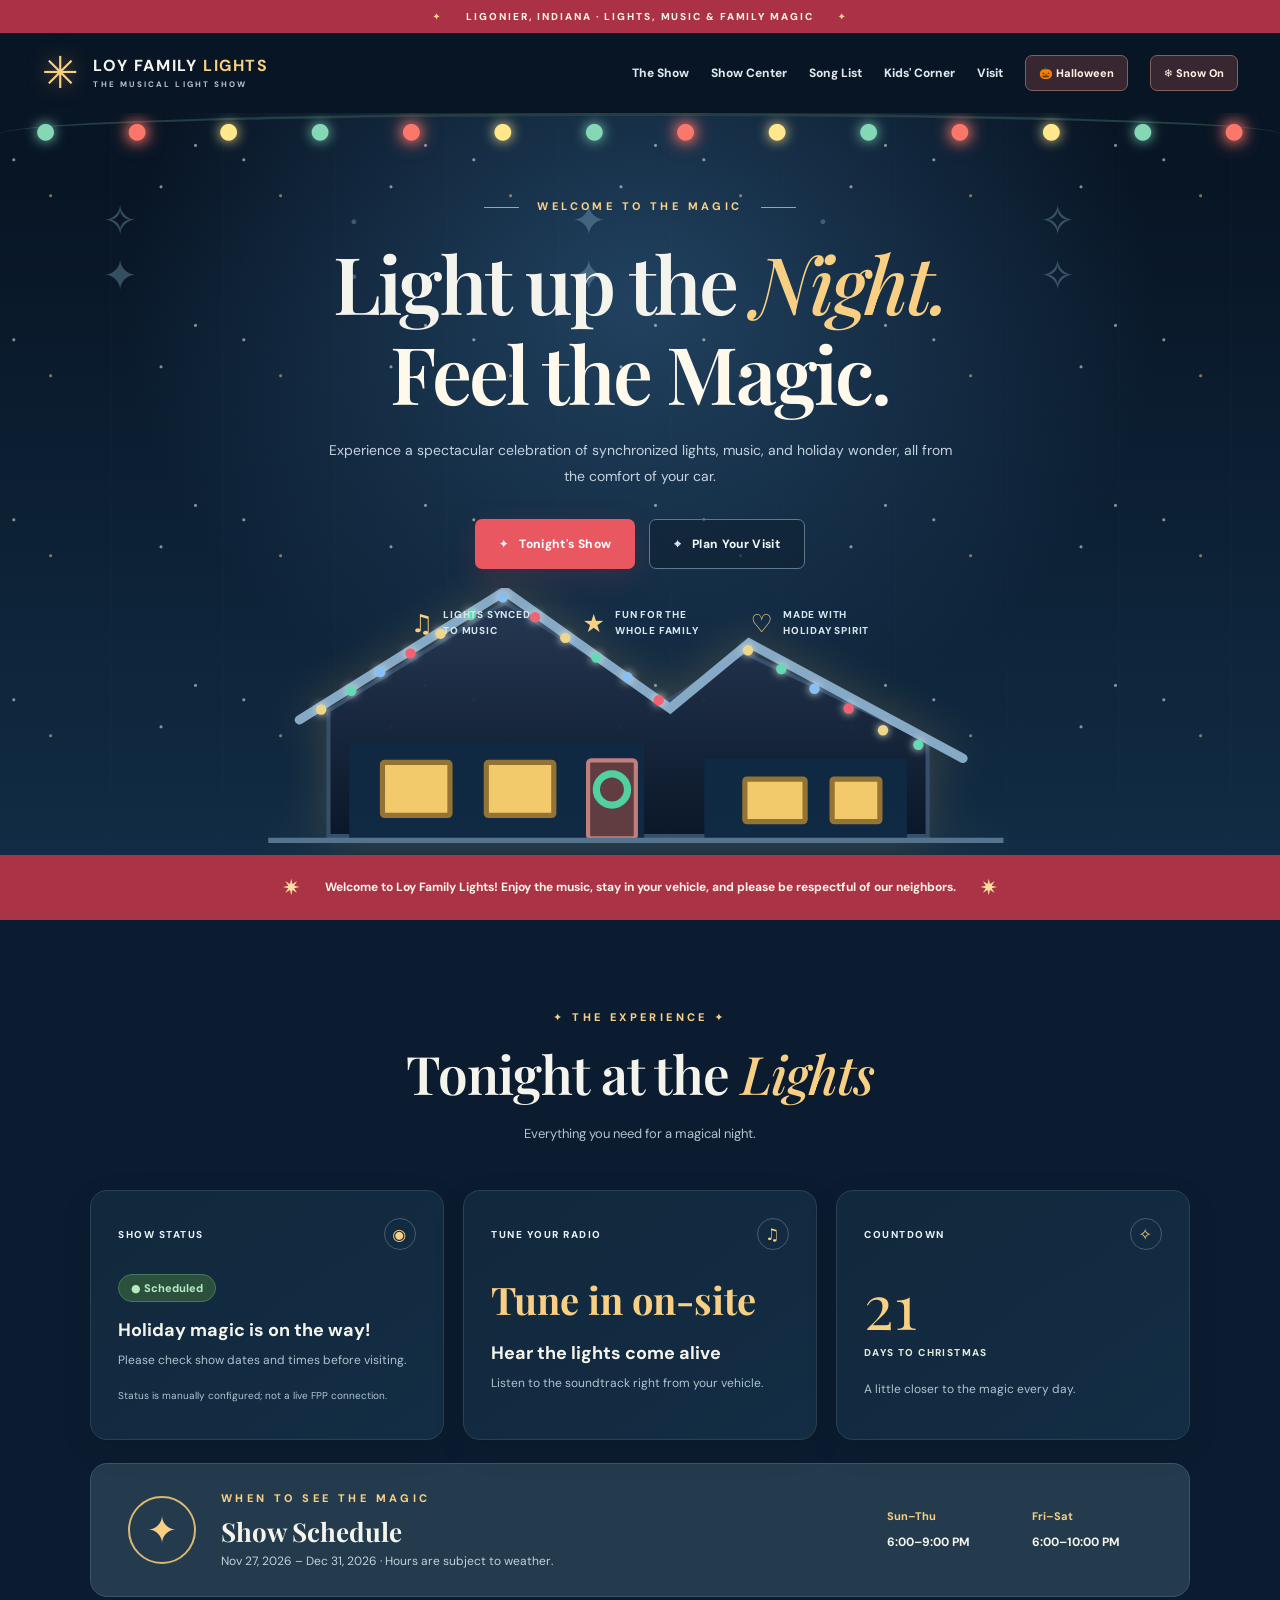
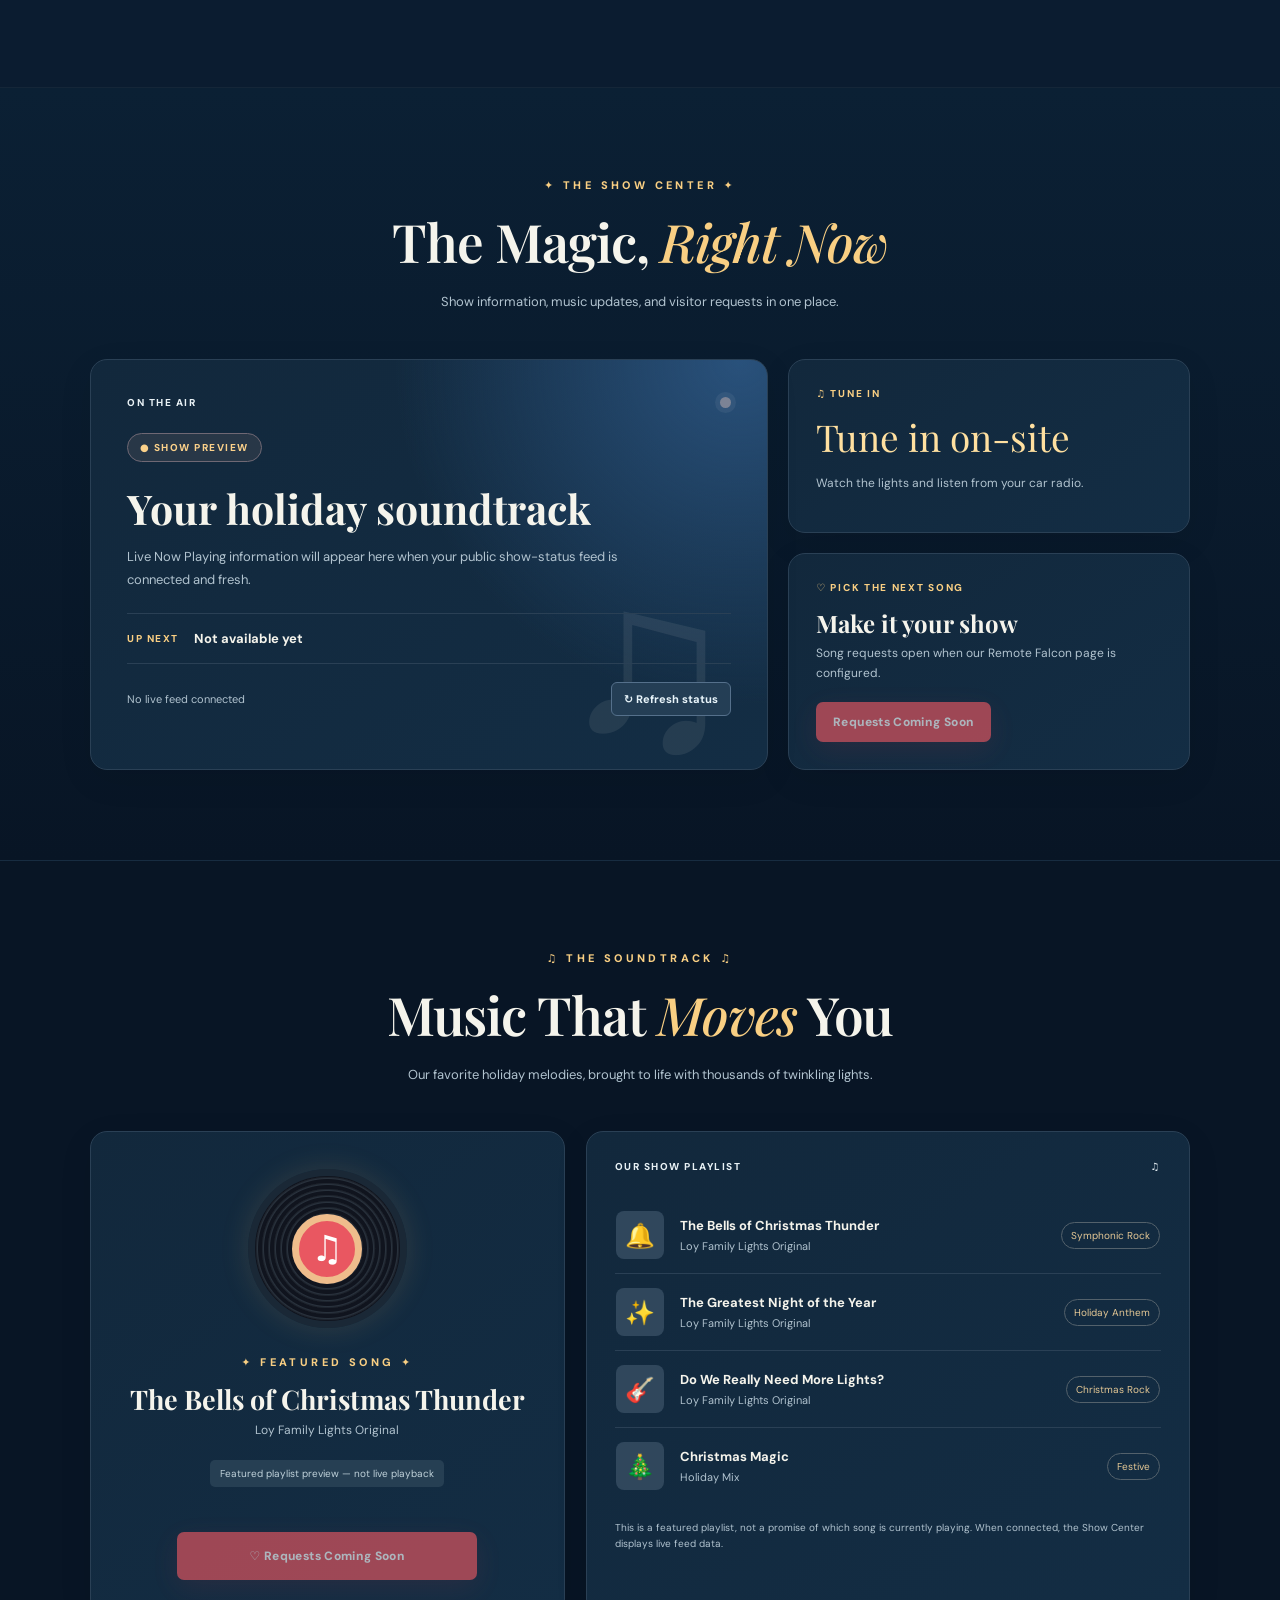
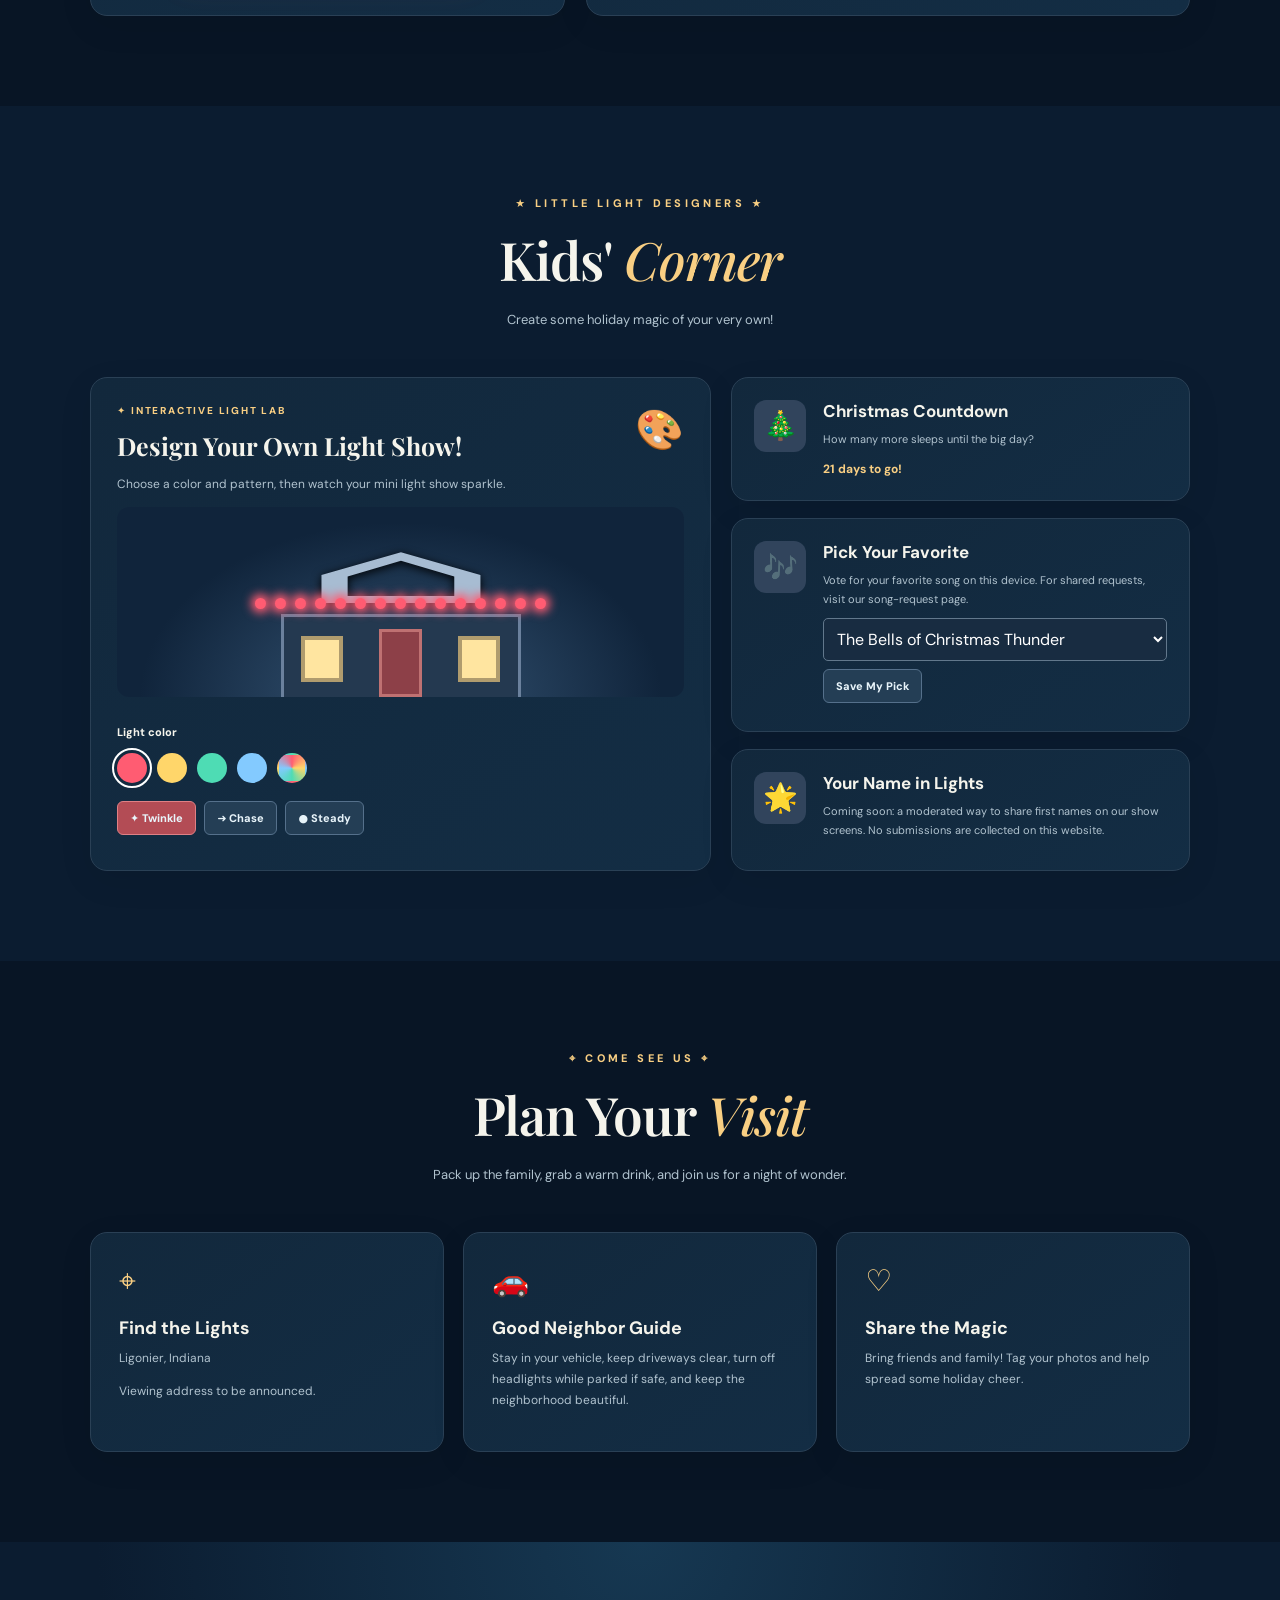
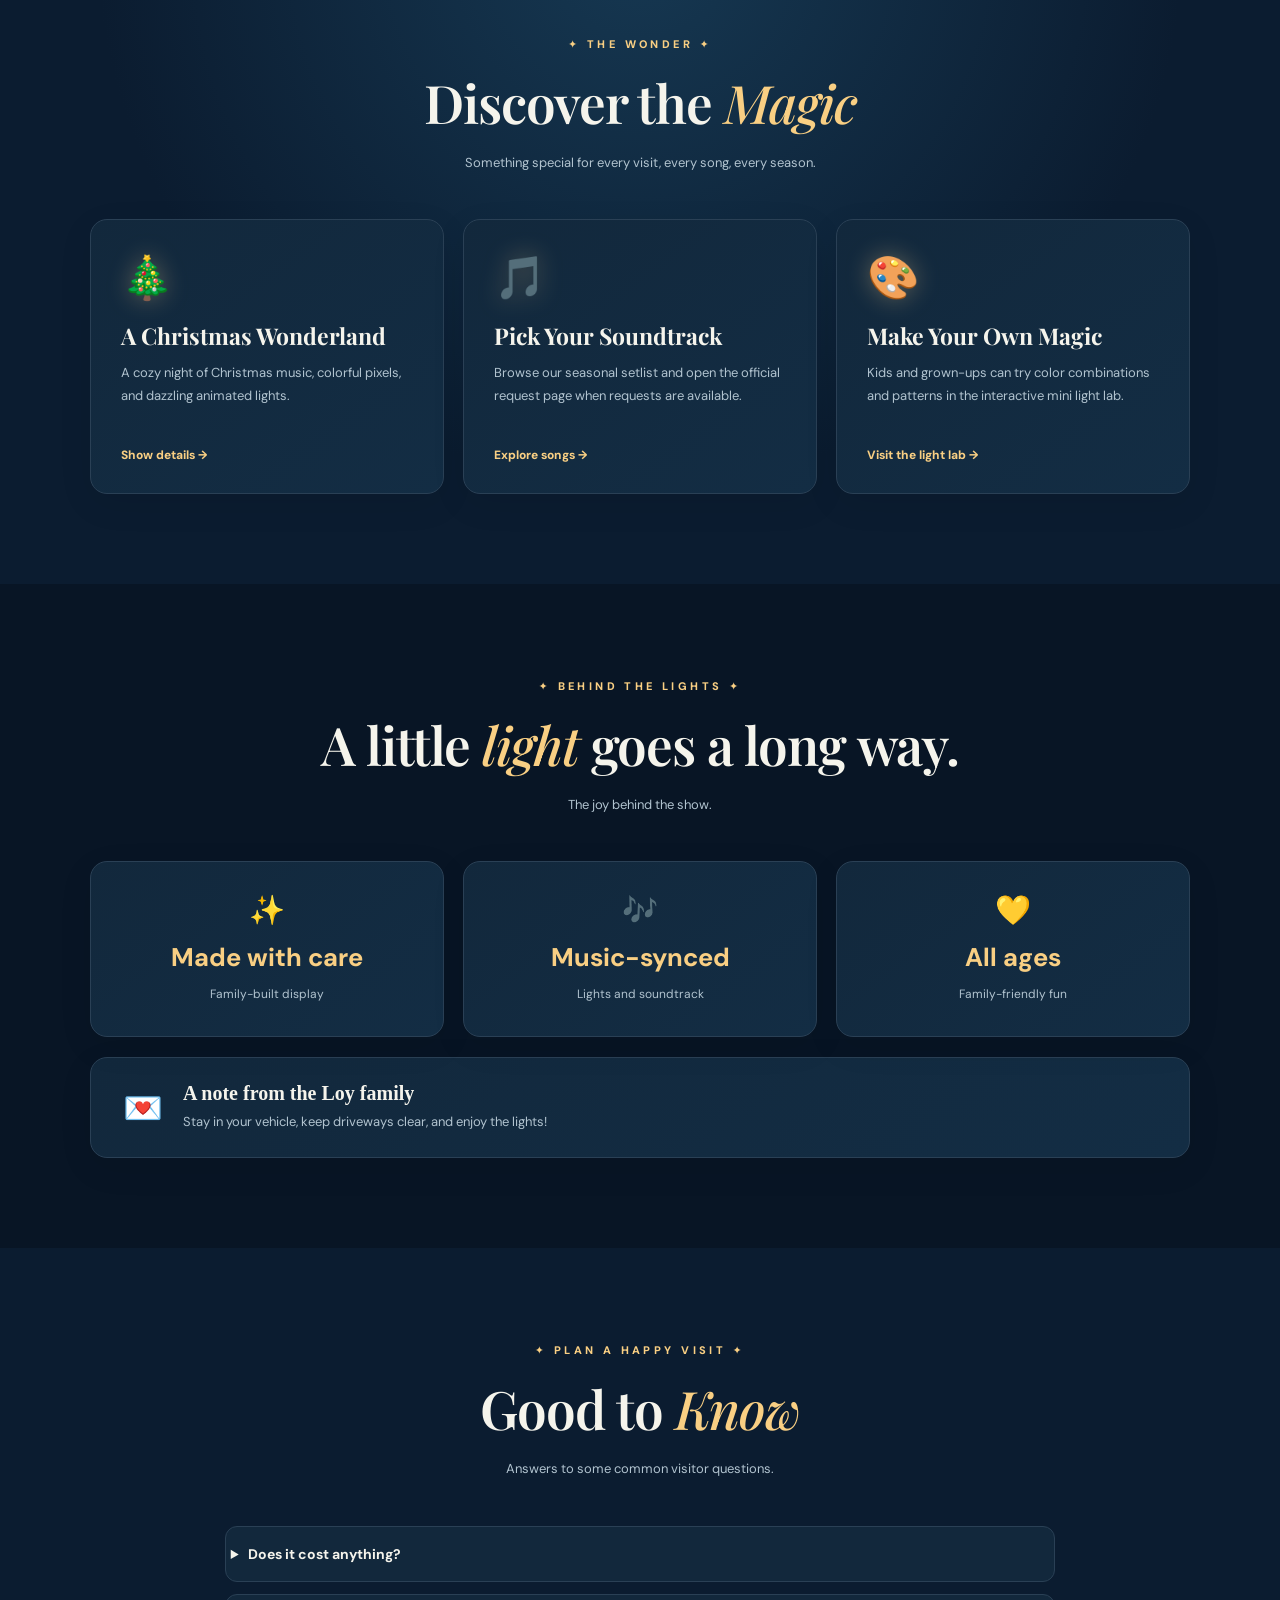
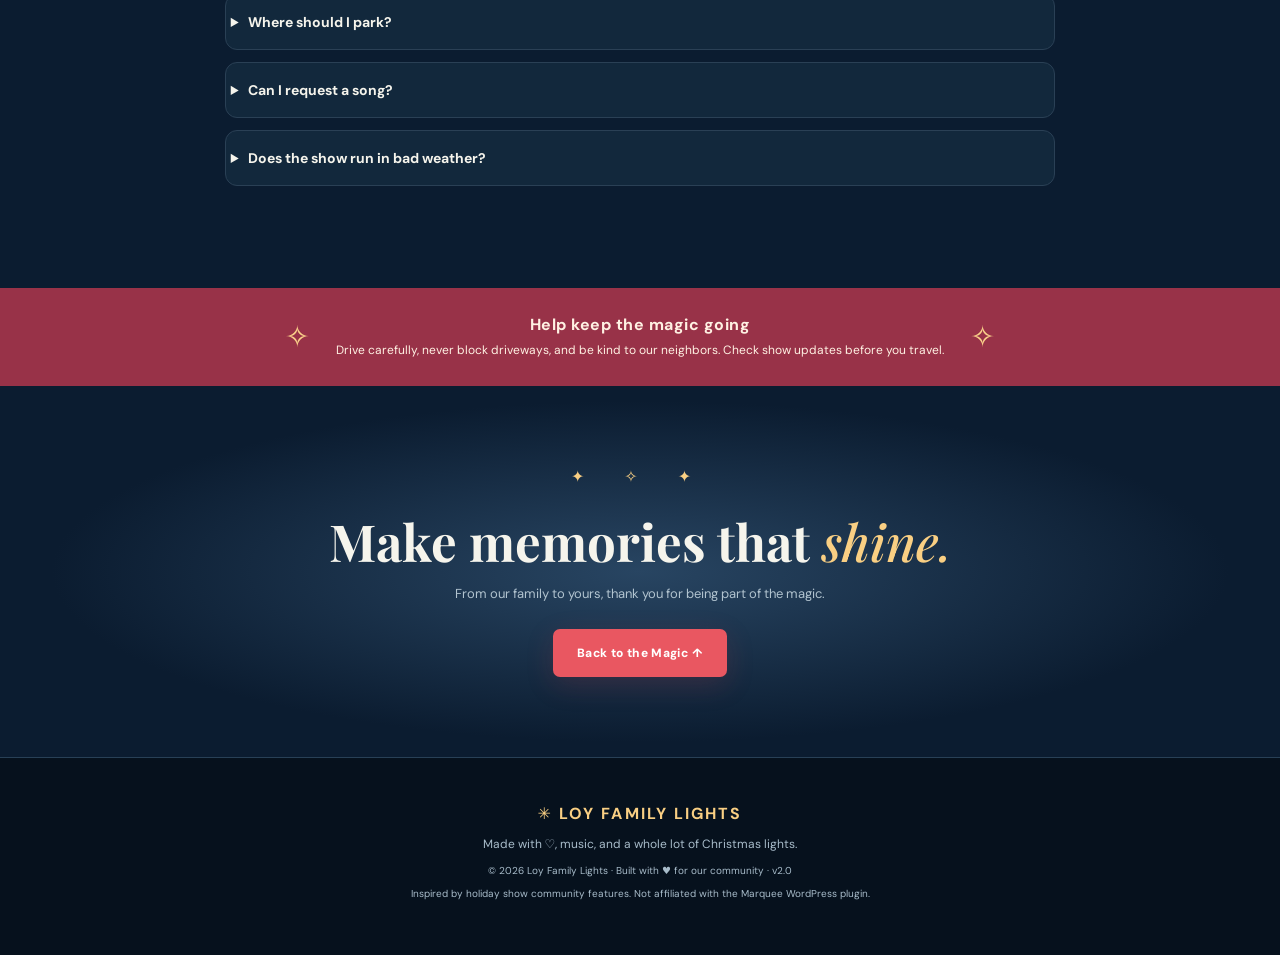
<file: index.html>
<!doctype html>
<html lang="en">
<head>
  <meta charset="UTF-8" />
  <meta name="viewport" content="width=device-width, initial-scale=1" />
  <meta property="og:image" content="assets/share-card.svg" />
  <meta name="theme-color" content="#081525" />
  <meta name="color-scheme" content="dark" />
  <meta property="og:url" content="https://loyfamilylights.github.io/loyfamilylights/" />
  <meta name="description" content="Loy Family Lights in Ligonier, Indiana — Christmas and Halloween light show, visitor information, playlist and interactive lights." />
  <meta property="og:title" content="Loy Family Lights" />
  <meta property="og:description" content="Where music meets the magic of lights." />
  <meta property="og:type" content="website" />
  <link rel="icon" href="assets/favicon.svg" type="image/svg+xml" />
  <style>
/* Bundled CSS: works even when GitHub uploads omit the assets folder. */
@import url('https://fonts.googleapis.com/css2?family=DM+Sans:wght@400;500;600;700;800&family=Playfair+Display:ital,wght@0,500;0,600;0,700;1,500;1,600&display=swap');
:root{--bg:#081525;--bg2:#0b1c30;--panel:#12283c;--panel2:#132d44;--border:#2a4055;--text:#f5f4ec;--muted:#b1c3cf;--gold:#f8c975;--red:#e95761;--mint:#7bd6b7;--blue:#b0d9f5;--radius:17px;scroll-behavior:smooth}*{box-sizing:border-box}body{margin:0;background:var(--bg);color:var(--text);font-family:'DM Sans',system-ui,sans-serif;overflow-x:hidden}body[data-season="halloween"]{--bg:#170f21;--bg2:#221426;--panel:#311f32;--panel2:#3b2939;--border:#63425b;--gold:#ffad61;--red:#ea795b;--mint:#b4cf7b;--blue:#dfb9e7}a{color:inherit;text-decoration:none}button,select{font:inherit}button{cursor:pointer}.skip{position:absolute;left:8px;top:-55px;background:white;color:#000;padding:10px;z-index:50}.skip:focus{top:8px}.sr-only{position:absolute;width:1px;height:1px;overflow:hidden;clip:rect(0,0,0,0)}.topbar{background:#ab3246;text-align:center;color:#fff5e9;letter-spacing:.19em;font-size:10px;font-weight:800;padding:10px}.sparkle{color:#ffdb90;margin:0 20px}.header{height:80px;max-width:1280px;margin:auto;display:flex;align-items:center;justify-content:space-between;padding:0 42px;position:relative;z-index:10}.brand{display:flex;gap:13px;align-items:center;font-size:16px;font-weight:800;line-height:1.1;letter-spacing:.1em}.brand b{color:var(--gold)}.brand small{display:block;font-size:8px;letter-spacing:.26em;color:var(--muted);margin-top:6px}.brand-icon{font-size:44px;color:var(--gold);text-shadow:0 0 20px #eabc6380}.nav{display:flex;align-items:center;gap:31px}.nav a{font-size:12px;font-weight:800;color:#e0e8ed;transition:color .2s}.nav a:hover,.nav a:focus-visible{color:var(--gold)}.theme-toggle{border:1px solid #81605d;border-radius:7px;padding:10px 13px;background:#382631;color:#fff1e2;font-size:11px;font-weight:800}.menu-toggle{display:none}.hero{position:relative;min-height:610px;text-align:center;isolation:isolate;background:radial-gradient(ellipse at 50% 30%,#173653 0%,transparent 55%),linear-gradient(180deg,var(--bg) 10%,#132b42 100%);overflow:hidden}.hero:before{content:"";position:absolute;inset:0;background-image:radial-gradient(circle at 6% 26%,#fff 1px,transparent 2px),radial-gradient(circle at 22% 46%,#ffce90 1px,transparent 2px),radial-gradient(circle at 85% 18%,#fff 1px,transparent 2px),radial-gradient(circle at 70% 41%,#fff 1px,transparent 2px);background-size:230px 180px;opacity:.5;z-index:-1}.garland{position:absolute;top:0;left:0;right:0;height:42px;display:flex;justify-content:space-around;align-items:flex-start;border-top:3px solid #243e42;border-radius:50%}.garland span{display:inline-block;color:#fb776a;font-size:22px;text-shadow:0 0 13px #fb776a,0 0 20px #fb776a;animation:glow 2.5s infinite alternate}.garland span:nth-child(3n){color:#ffe88c;text-shadow:0 0 13px #ffe88c}.garland span:nth-child(3n+1){color:#84d8b6;text-shadow:0 0 13px #84d8b6}.garland span:nth-child(even){animation-delay:1s}.snowfield{position:absolute;inset:80px 0 auto;color:#9fcae3;font-size:42px;letter-spacing:8vw;opacity:.3;pointer-events:none}.hero-inner{position:relative;z-index:2;padding:86px 16px 215px}.eyebrow,.kicker{font-size:11px;font-weight:800;color:var(--gold);letter-spacing:.31em}.line{display:inline-block;vertical-align:middle;width:35px;height:1px;background:var(--gold);margin:0 12px;opacity:.7}h1,h2,h3,p{margin-top:0}h1,h2,.cta h2{font-family:'Playfair Display',Georgia,serif}h1{font-size:clamp(49px,6.2vw,88px);line-height:1.14;letter-spacing:-.035em;margin:24px auto 20px;font-weight:600}h1 em,h2 em,.cta h2 em{color:var(--gold);font-weight:500}h1>span{color:#fff9eb}.hero-inner>p{max-width:630px;margin:0 auto;color:#c6d3df;line-height:1.85;font-size:14px}.hero-buttons{display:flex;justify-content:center;gap:14px;margin:29px 0 38px}.btn{display:inline-flex;align-items:center;justify-content:center;padding:16px 24px;border-radius:7px;font-size:12px;font-weight:800;letter-spacing:.03em;transition:transform .2s,background .2s}.btn:hover{transform:translateY(-2px)}.btn-primary{background:var(--red);color:white;box-shadow:0 8px 28px #d73d472b}.btn-outline{border:1px solid #60788a;color:#eff6f7;background:#112235ad}.hero-facts{display:flex;justify-content:center;gap:52px}.hero-facts>div{display:flex;gap:10px;align-items:center;text-align:left}.hero-facts strong{color:var(--gold);font-size:25px}.hero-facts span{font-size:10px;font-weight:800;letter-spacing:.08em;line-height:1.65;color:#d6e6ed}.house-wrap{position:absolute;bottom:-3px;left:50%;transform:translateX(-50%);width:min(810px,95%);opacity:.95}.house{display:block;width:100%;height:auto;filter:drop-shadow(0 0 22px #ffca6333)}.roof-lights circle:nth-child(4n){fill:#ff6576}.roof-lights circle:nth-child(4n+1){fill:#fce08c}.roof-lights circle:nth-child(4n+2){fill:#68e4ba}.roof-lights circle:nth-child(4n+3){fill:#8dc9ff}.roof-lights circle{filter:drop-shadow(0 0 4px currentColor);animation:glow 1.6s infinite alternate}.roof-lights circle:nth-child(3n){animation-delay:.6s}@keyframes glow{from{opacity:.55}to{opacity:1}}.announcement{background:#aa3446;text-align:center;padding:18px 18px;color:#fff4ea;display:flex;align-items:center;justify-content:center;gap:24px;font-size:12px;font-weight:700}.announcement p{margin:0;max-width:850px}.announcement-star{color:#ffdda0;font-size:22px}.section{padding:90px 28px;scroll-margin-top:20px}.show-section,.kids-section{background:var(--bg2)}.music-section,.visit-section{background:var(--bg)}.section-heading{text-align:center;margin:0 auto 45px;max-width:650px}.section-heading h2{font-size:clamp(35px,4.5vw,53px);font-weight:600;letter-spacing:-.02em;margin:14px 0}.section-heading>p{color:var(--muted);font-size:13px;line-height:1.8}.stat-grid,.visit-grid{max-width:1100px;margin:auto;display:grid;grid-template-columns:repeat(3,1fr);gap:19px}.glass-card{background:linear-gradient(145deg,var(--panel),var(--panel2));border:1px solid var(--border);border-radius:var(--radius);box-shadow:0 10px 35px #00000013}.stat-grid .glass-card{min-height:242px;padding:27px}.card-heading{font-size:10px;letter-spacing:.15em;font-weight:800;color:#e8f1f5;display:flex;justify-content:space-between;align-items:center;margin-bottom:24px}.icon-round{border:1px solid #445b72;border-radius:50%;width:32px;height:32px;display:grid;place-items:center;color:var(--gold);font-size:16px}.status-pill{display:inline-block;background:#2b503e;color:#b6ebbf;border:1px solid #44785b;border-radius:100px;padding:6px 12px;font-weight:800;font-size:11px}.status-pill[data-status="cancelled"]{background:#5e333d;border-color:#bb6068;color:#ffd5d9}.status-pill[data-status="live"]{background:#25634b;border-color:#5fdca8;color:#e7ffed}.stat-grid h3{margin:16px 0 8px;font-size:18px}.stat-grid p,.stat-grid small,.visit-card p{color:var(--muted);font-size:12px;line-height:1.75}.stat-grid small{font-size:10px}.big-stat{font-family:'Playfair Display',Georgia,serif;font-size:clamp(25px,3vw,38px);font-weight:700;color:var(--gold);white-space:normal}.count-number{font-family:'Playfair Display',Georgia,serif;font-size:62px;line-height:1;color:var(--gold)}.count-caption{font-size:10px;font-weight:800;letter-spacing:.14em;color:#e1eadc;margin:10px 0 20px}.schedule-banner{max-width:1100px;margin:23px auto 0;padding:27px 37px;border-radius:var(--radius);background:#243b4d;border:1px solid #395568;display:flex;align-items:center;gap:25px}.schedule-illustration{width:68px;height:68px;border:2px solid #d9b972;border-radius:50%;display:grid;place-items:center;font-size:37px;color:var(--gold);flex-shrink:0}.schedule-banner h3{font-family:'Playfair Display',Georgia,serif;font-size:26px;margin:9px 0 4px}.schedule-banner p{color:#c1d3da;font-size:12px;margin:0}.schedule-times{margin-left:auto;display:flex;gap:25px}.schedule-times>div{min-width:120px}.schedule-times b{display:block;font-size:11px;color:var(--gold);margin-bottom:7px}.schedule-times span{font-size:12px;font-weight:700}.music-layout{max-width:1100px;display:grid;grid-template-columns:.88fr 1.12fr;gap:21px;margin:auto}.now-card{padding:35px 27px;text-align:center}.vinyl{width:159px;height:159px;border-radius:50%;background:repeating-radial-gradient(circle,#10141e 0px,#10141e 3px,#29323d 4px,#151922 6px);border:7px solid #1a2836;margin:2px auto 27px;display:grid;place-items:center;box-shadow:0 0 30px #f6ba6322}.vinyl-inner{width:70px;height:70px;border-radius:50%;background:var(--red);display:grid;place-items:center;font-size:36px;border:7px solid #efbd8c;color:#fff}.now-card h3{font-family:'Playfair Display',Georgia,serif;font-size:27px;margin:12px 0 5px}.now-card>p{color:var(--muted);font-size:12px}.demo-tag{display:inline-block;border-radius:5px;background:#263f53;color:#c0d2da;font-size:10px;padding:7px 10px;margin:10px auto 18px}.now-card .up-next{min-height:15px}.btn-wide{width:min(100%,300px)}.playlist-card{padding:28px}.playlist-list{display:flex;flex-direction:column}.song-row{display:flex;align-items:center;gap:16px;padding:14px 1px;border-bottom:1px solid var(--border)}.song-row:last-child{border-bottom:none}.song-icon{width:48px;height:48px;background:#30475c;border-radius:8px;display:grid;place-items:center;font-size:24px;flex-shrink:0}.song-row h4{font-size:13px;margin:0 0 5px}.song-row p{font-size:11px;color:var(--muted);margin:0}.song-mood{margin-left:auto;font-size:10px;color:#e5c895;border:1px solid #53616b;border-radius:100px;padding:6px 9px;white-space:nowrap}.playlist-note{color:var(--muted);font-size:10px;line-height:1.6;padding-top:16px}.kids-grid{max-width:1100px;display:grid;grid-template-columns:1.15fr .85fr;gap:20px;margin:auto}.lab{padding:26px}.lab-top{display:flex;justify-content:space-between;gap:14px}.lab-label{color:var(--gold);font-size:10px;letter-spacing:.18em;font-weight:800}.lab h3{font-family:'Playfair Display',Georgia,serif;font-size:25px;margin:12px 0}.lab p{color:var(--muted);font-size:12px;line-height:1.8}.lab-emoji{font-size:39px}.mini-scene{background:radial-gradient(ellipse at 50% 100%,#365676 0%,#10243b 65%);border-radius:12px;min-height:190px;display:flex;flex-direction:column;align-items:center;justify-content:flex-end;overflow:hidden;position:relative;padding-top:12px}.mini-roof{font-size:85px;color:#a7bcd2;line-height:.85;transform:scaleX(3.8) translateY(7px);text-shadow:0 2px 5px #000}.mini-bulbs{display:flex;gap:9px;align-items:center;justify-content:center;z-index:2;transform:translateY(-5px)}.bulb{display:inline-block;width:11px;height:11px;border-radius:50%;background:var(--light,#ff5c72);box-shadow:0 0 10px 4px var(--light,#ff5c72)}.mini-bulbs[data-pattern="twinkle"] .bulb{animation:twinkle 1s infinite alternate}.mini-bulbs[data-pattern="chase"] .bulb{animation:twinkle .6s infinite alternate}.mini-bulbs[data-pattern="chase"] .bulb:nth-child(4n){animation-delay:.1s}.mini-bulbs[data-pattern="chase"] .bulb:nth-child(4n+1){animation-delay:.25s}.mini-bulbs[data-pattern="chase"] .bulb:nth-child(4n+2){animation-delay:.4s}.mini-bulbs[data-pattern="chase"] .bulb:nth-child(4n+3){animation-delay:.55s}.mini-bulbs[data-pattern="twinkle"] .bulb:nth-child(even){animation-delay:.55s}@keyframes twinkle{from{opacity:.2;box-shadow:0 0 2px var(--light)}to{opacity:1;box-shadow:0 0 13px 5px var(--light)}}.mini-house{width:240px;height:83px;border:3px solid #6b819d;border-bottom:0;background:#243950;display:flex;justify-content:space-around;align-items:end}.mini-window{width:42px;height:46px;background:#ffe5a0;border:4px solid #b09c6e;margin-bottom:15px}.mini-door{height:68px;width:43px;background:#8d4048;border:3px solid #bf7172}.lab-controls{margin-top:23px}.lab-controls>span{font-size:11px;font-weight:800}.swatches{display:flex;gap:10px;margin:12px 0}.swatch{background:var(--swatch);border:2px solid transparent;width:30px;height:30px;border-radius:50%}.swatch.active{outline:2px solid #fff;outline-offset:3px}.rainbow-swatch{background:conic-gradient(#ff5c72,#ffd66a,#4edcb4,#83caff,#ff5c72)}.pattern-row{display:flex;gap:8px;flex-wrap:wrap;margin-top:18px}.small-btn{border:1px solid #55708b;color:#e8f4fa;background:#243e55;border-radius:6px;padding:9px 12px;font-size:11px;font-weight:800}.small-btn.selected{background:#b34c55;border-color:#df8085}.kid-side{display:flex;flex-direction:column;gap:17px}.kid-tile{display:flex;align-items:flex-start;gap:17px;padding:22px}.tile-icon{width:52px;height:52px;border-radius:12px;display:grid;place-items:center;background:#31445c;font-size:28px;flex-shrink:0}.kid-tile h3{font-size:17px;margin-bottom:8px}.kid-tile p{font-size:11px;color:var(--muted);line-height:1.7;margin-bottom:9px}.kid-tile strong{color:var(--gold);font-size:12px}.kid-tile select{display:block;max-width:100%;width:100%;padding:9px;border-radius:5px;border:1px solid #62788c;background:#182c41;color:white;margin:8px 0}.kid-tile small{display:block;margin-top:6px;color:var(--mint)}.visit-card{padding:28px;min-height:220px}.visit-icon{font-size:30px;color:var(--gold);margin-bottom:16px}.visit-card h3{font-size:18px;margin-bottom:8px}.text-link{color:var(--gold);font-size:12px;font-weight:800}.social-links{display:flex;flex-wrap:wrap;gap:9px;margin-top:10px}.social-links a{border:1px solid var(--border);padding:6px 10px;border-radius:5px;font-size:11px;color:var(--gold)}.cta{text-align:center;padding:80px 20px;background:radial-gradient(ellipse at center,#284562 0%,var(--bg2) 65%)}.cta>span{color:var(--gold);letter-spacing:18px}.cta h2{font-size:clamp(32px,4.5vw,51px);margin:20px 0 10px}.cta p{color:var(--muted);font-size:13px;margin-bottom:27px}footer{text-align:center;padding:45px 20px;background:#06111d;border-top:1px solid #284056}footer .footer-brand{font-weight:800;letter-spacing:.13em;color:var(--gold);margin-bottom:12px}footer p{color:#a8bcca;font-size:12px}footer .footer-small{font-size:10px}body[data-season="halloween"] .topbar,body[data-season="halloween"] .announcement{background:#873c35}body[data-season="halloween"] .mini-scene{background:radial-gradient(ellipse at 50% 100%,#60436d 0%,#21142c 70%)}body[data-season="halloween"] .schedule-banner{background:#382a40}@media(max-width:850px){.header{padding:0 22px}.nav{gap:15px}.nav a{font-size:11px}.stat-grid{gap:11px}.stat-grid .glass-card{padding:18px}.big-stat{font-size:26px}.schedule-times{gap:10px}.schedule-banner{padding:22px}.music-layout,.kids-grid{grid-template-columns:1fr}}@media(max-width:660px){.topbar{font-size:8px;letter-spacing:.12em}.sparkle{margin:0 5px}.header{height:70px}.brand{font-size:13px}.brand-icon{font-size:36px}.menu-toggle{display:block;background:transparent;color:white;border:1px solid var(--border);border-radius:7px;padding:9px}.nav{display:none;position:absolute;top:68px;left:12px;right:12px;background:var(--panel);border:1px solid var(--border);border-radius:12px;padding:20px;flex-direction:column;align-items:stretch;box-shadow:0 12px 28px #0008}.nav.open{display:flex}.nav a{font-size:13px;padding:9px}.hero{min-height:570px}.hero-inner{padding-top:85px;padding-bottom:150px}.hero-inner>p{font-size:12px}.hero-buttons{flex-direction:column;max-width:260px;margin:24px auto}.hero-facts{gap:12px}.hero-facts strong{font-size:18px}.hero-facts span{font-size:8px}.house-wrap{width:110%;}.section{padding:65px 16px}.stat-grid,.visit-grid{grid-template-columns:1fr}.stat-grid .glass-card{min-height:0;padding:24px}.schedule-banner{flex-wrap:wrap;gap:12px}.schedule-illustration{width:50px;height:50px;font-size:28px}.schedule-times{width:100%;margin:10px 0 0;justify-content:space-between}.schedule-times>div{min-width:0}.song-mood{display:none}.kid-tile{padding:17px}.announcement-star{display:none}.snowfield{font-size:25px}}
@media(prefers-reduced-motion:reduce){*,*::before,*::after{scroll-behavior:auto!important;animation:none!important;transition:none!important}}


/* v2.0 extensions — bundled into index.html so GitHub Pages needs no build step */
:root{--gold:#f9cf83}
.header{max-width:1280px}.nav{gap:22px}.nav a{white-space:nowrap}
.hero{background:radial-gradient(ellipse at 50% 26%,#214260 0%,transparent 57%),linear-gradient(180deg,var(--bg) 10%,#112c44 100%)}
.hero:after{content:"";pointer-events:none;position:absolute;inset:0;background:repeating-linear-gradient(90deg,transparent 0 110px,#ffffff06 111px 112px);opacity:.3;z-index:-1}
.center-section{background:linear-gradient(180deg,#0b2034,var(--bg));border-top:1px solid #2a405566;border-bottom:1px solid #2a405566}
.center-grid{display:grid;grid-template-columns:1.35fr .8fr;gap:20px;max-width:1100px;margin:0 auto}
.center-main{padding:36px;min-height:360px;position:relative;overflow:hidden;background:radial-gradient(circle at 96% 0,#29517b 0,transparent 45%),linear-gradient(145deg,var(--panel),var(--panel2))}
.center-main:before{content:"♫";position:absolute;right:30px;bottom:-36px;opacity:.08;font-size:240px;font-family:Georgia,serif;pointer-events:none}
.center-state{display:inline-flex;align-items:center;padding:7px 12px;border:1px solid #6f6874;border-radius:99px;background:#283747;color:#fbd18a;font-size:10px;letter-spacing:.15em;font-weight:800}
.center-state[data-live="true"]{color:#a9f2ce;border-color:#4ba37c;background:#214935}
.center-main h3{font-family:'Playfair Display',Georgia,serif;font-size:clamp(28px,3.5vw,41px);margin:19px 0 10px;max-width:600px;overflow-wrap:anywhere}
.center-main p{font-size:13px;line-height:1.8;color:var(--muted);max-width:550px}
.center-track{display:flex;flex-wrap:wrap;align-items:center;gap:15px;padding:16px 0;margin-top:22px;border-top:1px solid var(--border);border-bottom:1px solid var(--border);position:relative}
.center-track span{font-size:10px;font-weight:800;letter-spacing:.15em;color:var(--gold)}.center-track strong{font-size:13px;overflow-wrap:anywhere}
.center-meta{display:flex;flex-wrap:wrap;justify-content:space-between;gap:15px;align-items:center;margin-top:18px;position:relative;color:var(--muted);font-size:11px}
.on-air-dot{display:inline-block;width:11px;height:11px;border-radius:50%;background:#7c8395;box-shadow:0 0 0 5px #b1bac317}
.on-air-dot[data-live="true"]{background:#6fe2a8;box-shadow:0 0 0 5px #6fe2a825,0 0 18px #7bffb266;animation:glow 2s infinite alternate}
.center-side{display:grid;grid-template-rows:auto auto;gap:20px}.center-tile{padding:27px;display:flex;flex-direction:column;align-items:flex-start;justify-content:center}
.tiny-kicker{font-size:10px;letter-spacing:.17em;color:var(--gold);font-weight:800}.center-value{font-family:'Playfair Display',Georgia,serif;font-size:clamp(28px,3vw,37px);line-height:1.3;color:#ffe0a0;margin:13px 0}
.center-tile h3{font-family:'Playfair Display',Georgia,serif;font-size:24px;margin:13px 0 5px}.center-tile p{font-size:12px;line-height:1.65;color:var(--muted);margin:0 0 12px}
.center-request{padding:12px 17px;margin-top:6px}
a[aria-disabled="true"]{opacity:.65;cursor:not-allowed}
.weather-message{max-width:1100px;margin:20px auto 0;padding:17px 20px;border:1px solid #b68b4c;border-radius:10px;background:#40372d;color:#ffe5af;font-size:13px}
.visitor-notice{display:flex;align-items:center;justify-content:center;gap:26px;text-align:center;padding:26px;background:#983248;color:#fff1e3}.visitor-notice>span{font-size:30px;color:#fbd18a}.visitor-notice strong{letter-spacing:.03em}.visitor-notice p{margin:6px 0 0;font-size:12px;line-height:1.6}
body[data-season="halloween"] .center-section{background:linear-gradient(180deg,#29172d,var(--bg))}body[data-season="halloween"] .hero{background:radial-gradient(ellipse at 50% 30%,#493151 0%,transparent 60%),linear-gradient(180deg,var(--bg),#2e1d32)}body[data-season="halloween"] .visitor-notice{background:#713b38}
@media(max-width:920px){.center-grid{grid-template-columns:1fr}.center-side{grid-template-columns:1fr 1fr;grid-template-rows:auto}.nav{gap:12px}.nav a{font-size:10px}}
@media(max-width:660px){.center-side{grid-template-columns:1fr}.center-main{padding:24px;min-height:0}.center-tile{padding:22px}.center-main h3{font-size:29px}.visitor-notice{padding:22px 15px}.visitor-notice>span{display:none}}


/* Loy Family Lights v3.0: polished seasonal additions, self-contained for GitHub Pages. */
.v3-experience{background:radial-gradient(ellipse at 50% 0,#163852 0%,var(--bg2) 60%)}
.v3-feature-grid,.v3-fact-grid{display:grid;grid-template-columns:repeat(3,minmax(0,1fr));gap:19px;max-width:1100px;margin:36px auto 0}
.v3-feature{padding:30px;min-height:275px;display:flex;flex-direction:column;align-items:flex-start}
.v3-feature-icon{font-size:42px;margin-bottom:15px;filter:drop-shadow(0 0 12px #ffd58c55)}
.v3-feature h3{font-family:'Playfair Display',Georgia,serif;font-size:23px;margin-bottom:10px}
.v3-feature p{font-size:13px;line-height:1.8;color:var(--muted);flex:1}
.v3-behind{background:var(--bg)}.v3-fact{padding:29px 16px;text-align:center;min-height:176px}
.v3-fact .symbol{font-size:29px;display:block;margin-bottom:12px}.v3-fact strong{display:block;color:var(--gold);font-size:clamp(17px,2vw,26px);line-height:1.35;margin:0 0 6px}.v3-fact span:last-child{font-size:12px;color:var(--muted)}
.v3-message{max-width:1100px;margin:20px auto 0;padding:24px 32px;display:flex;align-items:center;gap:20px}
.v3-message>span{font-size:32px}.v3-message h3{margin:0 0 6px;font-family:Georgia,serif;font-size:20px}.v3-message p{margin:0;color:var(--muted);font-size:13px;line-height:1.7}
.v3-faq{background:var(--bg2)}.v3-faq-list{max-width:830px;margin:32px auto 0}
.v3-faq-list details{background:var(--panel);border:1px solid var(--border);border-radius:12px;margin:12px 0;padding:18px 22px}
.v3-faq-list summary{font-weight:700;font-size:14px;cursor:pointer;list-style-position:outside;color:var(--text)}
.v3-faq-list details p{color:var(--muted);font-size:13px;line-height:1.75;padding:13px 0 0;margin:0}
.v3-snow{position:fixed;inset:0;pointer-events:none;z-index:20;overflow:hidden}
.v3-flake{position:absolute;top:-24px;color:#dcefff;opacity:.55;font-size:var(--sz);left:var(--x);animation:v3fall var(--dur) linear infinite;animation-delay:var(--delay)}
@keyframes v3fall{from{transform:translate3d(0,-30px,0)}to{transform:translate3d(var(--drift),110vh,0)}}
body[data-season="halloween"] .v3-experience{background:radial-gradient(ellipse at 50% 0,#452649 0%,var(--bg2) 65%)}
body[data-season="halloween"] .v3-flake{color:#ffa767}
.v3-snow-button{font-size:11px;white-space:nowrap}
@media(max-width:900px){.v3-feature-grid,.v3-fact-grid{grid-template-columns:1fr 1fr}.v3-feature-grid .v3-feature:last-child{grid-column:1/-1}}
@media(max-width:660px){.v3-feature-grid,.v3-fact-grid{grid-template-columns:1fr}.v3-feature-grid .v3-feature:last-child{grid-column:auto}.v3-feature{min-height:auto}.v3-snow-button{width:100%;text-align:center}.v3-message{padding:22px}}
@media(prefers-reduced-motion:reduce){.v3-flake{animation:none;display:none}}

</style>
  <title>Loy Family Lights | Christmas & Halloween Light Shows</title>
  <script>
/* Built-in defaults. Edit config.js to override these. */
/** Edit this file to personalize your GitHub Pages website. */
window.LOY_CONFIG = {
  showName: 'Loy Family Lights',
  tagline: 'Where music meets the magic of lights',
  station: 'Tune in on-site', // Example: '88.1 FM' (set only your actual licensed/use frequency)
  locationLabel: 'Ligonier, Indiana',
  address: '', // Optional public viewing address; used to enable Directions
  timezone: 'America/Indiana/Indianapolis',
  season: 'christmas', // 'christmas' or 'halloween'
  status: 'scheduled', // 'scheduled', 'live', 'paused', 'cancelled', 'offseason'
  announcement: 'Welcome to Loy Family Lights! Enjoy the music, stay in your vehicle, and please be respectful of our neighbors.',
  schedule: [
    { days: 'Sun–Thu', time: '6:00–9:00 PM' },
    { days: 'Fri–Sat', time: '6:00–10:00 PM' }
  ], // EXAMPLE HOURS: replace with your actual schedule before publishing
  seasonStart: '2026-11-27',
  seasonEnd: '2026-12-31',
  remoteFalconUrl: '', // Your publicly available Remote Falcon visitor page URL
  livestreamUrl: '', // YouTube live stream or another public video URL
  donationUrl: '',
  facebookUrl: '',
  youtubeUrl: '',
  instagramUrl: '',
  contactEmail: '',
  playlist: [
    { title: 'The Bells of Christmas Thunder', artist: 'Loy Family Lights Original', mood: 'Symphonic Rock', icon: '🔔' },
    { title: 'The Greatest Night of the Year', artist: 'Loy Family Lights Original', mood: 'Holiday Anthem', icon: '✨' },
    { title: 'Do We Really Need More Lights?', artist: 'Loy Family Lights Original', mood: 'Christmas Rock', icon: '🎸' },
    { title: 'Christmas Magic', artist: 'Holiday Mix', mood: 'Festive', icon: '🎄' }
  ],
  halloweenPlaylist: [
    { title: 'Night of the Jack-O’-Lanterns', artist: 'Loy Family Lights Original', mood: 'Haunted Carnival', icon: '🎃' },
    { title: 'March of the Pumpkin King', artist: 'Loy Family Lights Original', mood: 'Halloween Anthem', icon: '👑' }
  ],
  // Optional: provide your own same-origin/public JSON snapshot, e.g. 'data/show-status.json'.
  // Expected shape: { "status":"live", "nowPlaying":"Song title", "upNext":"Song title", "updatedAt":"2026-12-01T18:00:00-05:00" }
  statusJsonUrl: '',
  statusRefreshSeconds: 60,
  statusMaxAgeMinutes: 5, // A stale snapshot will never be shown as live
  weatherNotice: '', // Optional short weather / road update
  requestInstructions: 'Song requests open when our Remote Falcon page is configured.',
  // v3.0 additions — these values are examples, not measured facts.
  enableSnow: true,
  visitorMessage: 'Stay in your vehicle, keep driveways clear, and enjoy the lights!',
  facts: [
    { icon: '✨', number: 'Made with care', label: 'Family-built display' },
    { icon: '🎶', number: 'Music-synced', label: 'Lights and soundtrack' },
    { icon: '💛', number: 'All ages', label: 'Family-friendly fun' }
  ],
  faq: [
    { q: 'Does it cost anything?', a: 'Visit information and any donation links will be posted here when available.' },
    { q: 'Where should I park?', a: 'Please follow on-site signs, stay in your vehicle, and never block a driveway.' },
    { q: 'Can I request a song?', a: 'Song requests will open through the official Remote Falcon link once enabled.' },
    { q: 'Does the show run in bad weather?', a: 'Check the show status and announcements before traveling.' }
  ],
  showVideoUrl: '' // Optional public YouTube highlight or live stream URL
};
</script>
<script src="config.js"></script>
  
</head>
<body data-season="christmas">
<div id="v3Snow" class="v3-snow" aria-hidden="true"></div>
  <a class="skip" href="#main">Skip to content</a>
  <div class="topbar"><span class="sparkle">✦</span> LIGONIER, INDIANA · LIGHTS, MUSIC & FAMILY MAGIC <span class="sparkle">✦</span></div>
  <header class="header">
    <a class="brand" href="#home" aria-label="Loy Family Lights Home"><span class="brand-icon">✳</span><span>LOY FAMILY <b>LIGHTS</b><small>THE MUSICAL LIGHT SHOW</small></span></a>
    <button class="menu-toggle" type="button" aria-expanded="false" aria-controls="siteNav">☰ <span class="sr-only">Toggle menu</span></button>
    <nav id="siteNav" class="nav" aria-label="Main navigation">
      <a href="#show">The Show</a><a href="#show-center">Show Center</a><a href="#music">Song List</a><a href="#kids">Kids' Corner</a><a href="#visit">Visit</a>
      <button class="theme-toggle" id="themeToggle" type="button" aria-label="Switch to Halloween theme">🎃 Halloween</button> <button id="snowToggle" class="theme-toggle v3-snow-button" type="button" aria-pressed="true" title="Toggle decorative snow">❄ Snow</button>
    </nav>
  </header>
  <main id="main">
    <section class="hero" id="home">
      <div class="garland" aria-hidden="true"><span>●</span><span>●</span><span>●</span><span>●</span><span>●</span><span>●</span><span>●</span><span>●</span><span>●</span><span>●</span><span>●</span><span>●</span><span>●</span><span>●</span></div>
      <div class="snowfield" aria-hidden="true">✧ <span>·</span> ✦ <span>·</span> ✧ <span>✦</span> · ✦ <span>·</span> ✧</div>
      <div class="hero-inner"><div class="eyebrow"><span class="line"></span> WELCOME TO THE MAGIC <span class="line"></span></div>
        <h1>Light up the <em>Night.</em><br /><span>Feel the Magic.</span></h1>
        <p id="heroTagline">Experience a spectacular celebration of synchronized lights, music, and holiday wonder, all from the comfort of your car.</p>
        <div class="hero-buttons"><a class="btn btn-primary" href="#show-center">✦ &nbsp; Tonight's Show</a><a class="btn btn-outline" href="#visit">⌖ &nbsp; Plan Your Visit</a></div>
        <div class="hero-facts"><div><strong>♫</strong><span>LIGHTS SYNCED<br />TO MUSIC</span></div><div><strong>★</strong><span>FUN FOR THE<br />WHOLE FAMILY</span></div><div><strong>♡</strong><span>MADE WITH<br />HOLIDAY SPIRIT</span></div></div>
      </div>
      <div class="house-wrap" aria-hidden="true"><svg class="house" viewBox="0 0 780 260" xmlns="http://www.w3.org/2000/svg"><defs><linearGradient id="roofG" x2="0" y2="1"><stop stop-color="#273953"/><stop offset="1" stop-color="#0b1728"/></linearGradient></defs><path d="M90 118 260 14 415 110 490 62 667 147 667 239 90 239Z" fill="url(#roofG)" stroke="#39526e" stroke-width="4"/><path d="M62 127 260 3 419 116 495 53 701 164" fill="none" stroke="#8db1ce" stroke-width="9" stroke-linecap="round"/><path d="M110 149h284v92H110zM452 164h195v77H452z" fill="#112943"/><g fill="#ffd36e" stroke="#9b7834" stroke-width="5"><rect x="142" y="168" width="65" height="51" rx="2"/><rect x="242" y="168" width="65" height="51" rx="2"/><rect x="491" y="184" width="58" height="41" rx="2"/><rect x="575" y="184" width="46" height="41" rx="2"/></g><rect x="340" y="166" width="46" height="75" rx="3" fill="#643f40" stroke="#ca8481" stroke-width="4"/><circle cx="363" cy="194" r="15" fill="none" stroke="#55d9a6" stroke-width="7"/><g class="roof-lights"><circle cx="83" cy="117" r="5"/><circle cx="112" cy="99" r="5"/><circle cx="140" cy="81" r="5"/><circle cx="169" cy="63" r="5"/><circle cx="198" cy="44" r="5"/><circle cx="227" cy="26" r="5"/><circle cx="258" cy="9" r="5"/><circle cx="289" cy="28" r="5"/><circle cx="318" cy="48" r="5"/><circle cx="348" cy="67" r="5"/><circle cx="378" cy="86" r="5"/><circle cx="408" cy="108" r="5"/><circle cx="494" cy="60" r="5"/><circle cx="526" cy="78" r="5"/><circle cx="558" cy="97" r="5"/><circle cx="591" cy="116" r="5"/><circle cx="624" cy="137" r="5"/><circle cx="658" cy="151" r="5"/></g><path d="M32 243h708" stroke="#5a7791" stroke-width="5"/></svg></div>
    </section>
    <section class="announcement"><span class="announcement-star">✷</span><p id="announcementText"></p><span class="announcement-star">✷</span></section>
    <section class="section show-section" id="show"><div class="section-heading"><div class="kicker">✦ THE EXPERIENCE ✦</div><h2>Tonight at the <em>Lights</em></h2><p>Everything you need for a magical night.</p></div>
      <div class="stat-grid"><article class="glass-card status-card"><div class="card-heading">SHOW STATUS <span class="icon-round">◉</span></div><div class="status-pill" id="statusPill">● Scheduled</div><h3 id="statusHeading">Holiday magic is on the way!</h3><p id="statusDescription">Check the schedule below before heading out.</p><small id="lastUpdated"></small></article>
        <article class="glass-card"><div class="card-heading">TUNE YOUR RADIO <span class="icon-round">♫</span></div><div class="big-stat" id="stationText">Tune in on-site</div><h3>Hear the lights come alive</h3><p>Listen to the soundtrack right from your vehicle.</p></article>
        <article class="glass-card"><div class="card-heading">COUNTDOWN <span class="icon-round">✧</span></div><div class="count-number" id="countDays">--</div><div class="count-caption" id="countLabel">DAYS TO CHRISTMAS</div><p>A little closer to the magic every day.</p></article></div>
      <div class="schedule-banner"><div class="schedule-illustration">✦</div><div><div class="kicker">WHEN TO SEE THE MAGIC</div><h3>Show Schedule</h3><p id="scheduleDates">Check back for season dates.</p></div><div class="schedule-times" id="scheduleTimes"></div></div>
    </section>
    <section class="section center-section" id="show-center" aria-labelledby="centerTitle">
      <div class="section-heading"><div class="kicker">✦ THE SHOW CENTER ✦</div><h2 id="centerTitle">The Magic, <em>Right Now</em></h2><p>Show information, music updates, and visitor requests in one place.</p></div>
      <div class="center-grid">
        <article class="glass-card center-main"><div class="card-heading">ON THE AIR <span class="on-air-dot" id="onAirDot" aria-hidden="true"></span></div>
          <div class="center-state" id="centerState">SHOW PREVIEW</div>
          <h3 id="centerSong">The show playlist</h3><p id="centerSongDescription">Live song information appears here when a public show-status feed is connected.</p>
          <div class="center-track"><span>UP NEXT</span><strong id="centerNext">Not available yet</strong></div>
          <div class="center-meta"><span id="centerFeedState">No live feed connected</span><button class="small-btn" id="refreshStatus" type="button">↻ Refresh status</button></div>
        </article>
        <div class="center-side">
          <article class="glass-card center-tile"><div class="tiny-kicker">♫ TUNE IN</div><div class="center-value" id="centerStation">Tune in on-site</div><p>Watch the lights and listen from your car radio.</p></article>
          <article class="glass-card center-tile"><div class="tiny-kicker">♡ PICK THE NEXT SONG</div><h3>Make it your show</h3><p id="requestInstructions">Requests become available when our visitor request page is connected.</p><a class="btn btn-primary center-request" id="centerRequestBtn" href="#music" aria-disabled="true">Requests Coming Soon</a></article>
        </div>
      </div><div id="weatherMessage" class="weather-message" hidden role="status"></div>
    </section>
    <section class="section music-section" id="music"><div class="section-heading"><div class="kicker">♫ THE SOUNDTRACK ♫</div><h2>Music That <em>Moves</em> You</h2><p>Our favorite holiday melodies, brought to life with thousands of twinkling lights.</p></div>
      <div class="music-layout"><div class="glass-card now-card"><div class="vinyl"><div class="vinyl-inner">♫</div></div><div class="kicker" id="featuredLabel">✦ FEATURED SONG ✦</div><h3 id="featuredTitle">The Bells of Christmas Thunder</h3><p id="featuredArtist">Loy Family Lights Original</p><div class="demo-tag" id="nowNotice">Featured playlist preview — not live playback</div><p class="up-next" id="upNext"></p><a id="requestBtn" class="btn btn-primary btn-wide" href="#music">♡ &nbsp; Song Requests</a></div>
        <div class="glass-card playlist-card"><div class="card-heading">OUR SHOW PLAYLIST <span>♫</span></div><div id="playlistList" class="playlist-list"></div><p class="playlist-note">This is a featured playlist, not a promise of which song is currently playing. When connected, the Show Center displays live feed data.</p></div></div>
    </section>
    <section class="section kids-section" id="kids"><div class="section-heading"><div class="kicker">★ LITTLE LIGHT DESIGNERS ★</div><h2>Kids' <em>Corner</em></h2><p>Create some holiday magic of your very own!</p></div>
      <div class="kids-grid"><article class="glass-card lab"><div class="lab-top"><div><div class="lab-label">✦ INTERACTIVE LIGHT LAB</div><h3>Design Your Own Light Show!</h3><p>Choose a color and pattern, then watch your mini light show sparkle.</p></div><span class="lab-emoji">🎨</span></div><div class="mini-scene"><div class="mini-roof">⌂</div><div class="mini-bulbs" id="miniBulbs" aria-label="Interactive holiday lights"></div><div class="mini-house"><span class="mini-window"></span><span class="mini-door"></span><span class="mini-window"></span></div></div><div class="lab-controls"><span>Light color</span><div class="swatches"><button class="swatch active" style="--swatch:#ff5c72" data-color="pink" aria-label="Pink lights" aria-pressed="true"></button><button class="swatch" style="--swatch:#ffd66a" data-color="gold" aria-label="Gold lights" aria-pressed="false"></button><button class="swatch" style="--swatch:#4edcb4" data-color="green" aria-label="Green lights" aria-pressed="false"></button><button class="swatch" style="--swatch:#83caff" data-color="blue" aria-label="Blue lights" aria-pressed="false"></button><button class="swatch rainbow-swatch" data-color="rainbow" aria-label="Rainbow lights" aria-pressed="false"></button></div><div class="pattern-row"><button class="small-btn selected" data-pattern="twinkle">✦ Twinkle</button><button class="small-btn" data-pattern="chase">➜ Chase</button><button class="small-btn" data-pattern="steady">● Steady</button></div></div></article>
        <div class="kid-side"><article class="glass-card kid-tile"><span class="tile-icon">🎄</span><div><h3>Christmas Countdown</h3><p>How many more sleeps until the big day?</p><strong id="kidCountdown">-- days to go!</strong></div></article><article class="glass-card kid-tile"><span class="tile-icon">🎶</span><div><h3>Pick Your Favorite</h3><p>Vote for your favorite song on this device. For shared requests, visit our song-request page.</p><select id="favoriteSelect" aria-label="Pick your favorite song"></select><button class="small-btn" id="favoriteSave" type="button">Save My Pick</button><small id="favoriteMessage" role="status"></small></div></article><article class="glass-card kid-tile"><span class="tile-icon">🌟</span><div><h3>Your Name in Lights</h3><p>Coming soon: a moderated way to share first names on our show screens. No submissions are collected on this website.</p></div></article></div></div>
    </section>
    <section class="section visit-section" id="visit"><div class="section-heading"><div class="kicker">⌖ COME SEE US ⌖</div><h2>Plan Your <em>Visit</em></h2><p>Pack up the family, grab a warm drink, and join us for a night of wonder.</p></div><div class="visit-grid"><article class="glass-card visit-card"><div class="visit-icon">⌖</div><h3>Find the Lights</h3><p id="locationText">Ligonier, Indiana</p><a class="text-link" id="directionsLink" href="#visit" hidden target="_blank" rel="noopener noreferrer">Get Directions ↗</a><p id="addressNotice" class="muted">Viewing address to be announced.</p></article><article class="glass-card visit-card"><div class="visit-icon">🚗</div><h3>Good Neighbor Guide</h3><p>Stay in your vehicle, keep driveways clear, turn off headlights while parked if safe, and keep the neighborhood beautiful.</p></article><article class="glass-card visit-card"><div class="visit-icon">♡</div><h3>Share the Magic</h3><p>Bring friends and family! Tag your photos and help spread some holiday cheer.</p><div id="socialLinks" class="social-links"></div></article></div>
    </section>
    
<section id="experience" class="section v3-experience" aria-labelledby="experienceTitle">
  <div class="section-heading"><span class="kicker">✦ THE WONDER ✦</span><h2 id="experienceTitle">Discover the <em>Magic</em></h2><p>Something special for every visit, every song, every season.</p></div>
  <div class="v3-feature-grid">
    <article class="glass-card v3-feature"><div class="v3-feature-icon" id="v3SeasonIcon">🎄</div><h3 id="v3SeasonHeading">A Christmas Wonderland</h3><p id="v3SeasonText">A cozy night of Christmas music, colorful pixels, and dazzling animated lights.</p><a href="#show" class="text-link">Show details →</a></article>
    <article class="glass-card v3-feature"><div class="v3-feature-icon">🎵</div><h3>Pick Your Soundtrack</h3><p>Browse our seasonal setlist and open the official request page when requests are available.</p><a href="#music" class="text-link">Explore songs →</a></article>
    <article class="glass-card v3-feature"><div class="v3-feature-icon">🎨</div><h3>Make Your Own Magic</h3><p>Kids and grown-ups can try color combinations and patterns in the interactive mini light lab.</p><a href="#kids" class="text-link">Visit the light lab →</a></article>
  </div>
</section>
<section id="behind" class="section v3-behind" aria-labelledby="behindTitle">
  <div class="section-heading"><span class="kicker">✦ BEHIND THE LIGHTS ✦</span><h2 id="behindTitle">A little <em>light</em> goes a long way.</h2><p>The joy behind the show.</p></div>
  <div id="v3Facts" class="v3-fact-grid"></div>
  <div class="v3-message glass-card"><span aria-hidden="true">💌</span><div><h3>A note from the Loy family</h3><p id="v3VisitorMessage">Please be courteous to our neighbors while you enjoy the magic.</p></div></div>
</section>
<section id="faq" class="section v3-faq" aria-labelledby="faqTitle">
  <div class="section-heading"><span class="kicker">✦ PLAN A HAPPY VISIT ✦</span><h2 id="faqTitle">Good to <em>Know</em></h2><p>Answers to some common visitor questions.</p></div>
  <div class="v3-faq-list" id="v3FaqList"></div>
</section>
<section class="visitor-notice" aria-label="Good neighbor reminder"><span aria-hidden="true">✧</span><div><strong>Help keep the magic going</strong><p>Drive carefully, never block driveways, and be kind to our neighbors. Check show updates before you travel.</p></div><span aria-hidden="true">✧</span></section>
    <section class="cta"><span>✦ ✧ ✦</span><h2>Make memories that <em>shine.</em></h2><p>From our family to yours, thank you for being part of the magic.</p><a class="btn btn-primary" href="#home">Back to the Magic ↑</a></section>
  </main>
  <footer><div class="footer-brand">✳ <strong>LOY FAMILY LIGHTS</strong></div><p>Made with ♡, music, and a whole lot of Christmas lights.</p><p class="footer-small">© <span id="year"></span> Loy Family Lights · Built with ♥ for our community · v2.0</p><p class="footer-small">Inspired by holiday show community features. Not affiliated with the Marquee WordPress plugin.</p></footer>
<script>
/* Bundled functionality: no app.js dependency. */
(() => {
  'use strict';
  const c = window.LOY_CONFIG || {};
  const safeStorage = { get(key) { try { return localStorage.getItem(key); } catch { return null; } }, set(key,value) { try { localStorage.setItem(key,value); } catch {} } };
  const $ = id => document.getElementById(id);
  const setText = (id, str) => { const el = $(id); if (el) el.textContent = String(str ?? ''); };
  const playlistFor = season => season === 'halloween' ? (c.halloweenPlaylist || []) : (c.playlist || []);
  const validHttp = value => { try { const u = new URL(value); return ['https:', 'http:'].includes(u.protocol) ? u.href : ''; } catch { return ''; } };
  const parseDate = date => /^\d{4}-\d{2}-\d{2}$/.test(date || '') ? date : '';
  const todayInShowTZ = () => {
    try { return new Intl.DateTimeFormat('en-CA', { timeZone: c.timezone || 'America/Indiana/Indianapolis', year: 'numeric', month: '2-digit', day: '2-digit' }).format(new Date()); }
    catch { return new Date().toISOString().slice(0, 10); }
  };
  const formatDate = date => { const d = parseDate(date); if (!d) return ''; return new Date(d + 'T12:00:00Z').toLocaleDateString('en-US', { month: 'short', day: 'numeric', year: 'numeric', timeZone: 'UTC' }); };
  const daysUntil = (mm, dd) => {
    const date = todayInShowTZ(); const year = Number(date.slice(0,4));
    const today = Date.UTC(year, Number(date.slice(5,7))-1, Number(date.slice(8,10)));
    let target = Date.UTC(year, mm-1, dd);
    if (target < today) target = Date.UTC(year+1, mm-1, dd);
    return Math.round((target-today)/86400000);
  };
  let currentSeason = ['christmas', 'halloween'].includes(safeStorage.get('loy-season')) ? safeStorage.get('loy-season') : (['christmas','halloween'].includes(c.season) ? c.season : 'christmas');
  let liveSnapshot = null;
  let lightColor = 'pink'; let lightPattern = 'twinkle';
  const statusNames = {
    live: ['● Live Now', 'The lights are shining!', 'Enjoy the show! Follow our posted viewing guidelines.'],
    scheduled: ['● Scheduled', 'Holiday magic is on the way!', 'Please check show dates and times before visiting.'],
    paused: ['● Paused', 'The show is temporarily paused.', 'Check back for updates before you visit.'],
    cancelled: ['● Cancelled', 'Tonight’s show is cancelled.', 'Thanks for understanding. Please check again another night.'],
    offseason: ['● Off Season', 'See you next season!', 'We are working on more magic for the next holiday.']
  };
  function drawStatus() {
    const status = liveSnapshot?.status || c.status || 'scheduled';
    const details = statusNames[status] || statusNames.scheduled;
    const pill = $('statusPill'); pill.textContent = details[0]; pill.dataset.status = status;
    setText('statusHeading', details[1]); setText('statusDescription', details[2]);
    setText('lastUpdated', liveSnapshot?.updatedAt ? `Status feed updated: ${new Date(liveSnapshot.updatedAt).toLocaleString()}` : 'Status is manually configured; not a live FPP connection.');
    const current = liveSnapshot?.nowPlaying;
    if (current && status === 'live') {
      setText('featuredTitle', current);
      setText('featuredArtist', 'Live show feed');
      setText('nowNotice', 'Now playing · From configured status feed');
      setText('upNext', liveSnapshot?.upNext ? `Up next: ${liveSnapshot.upNext}` : '');
    } else {
      const songs = playlistFor(currentSeason);
      setText('featuredTitle', songs[0]?.title || 'Songs coming soon');
      setText('featuredArtist', songs[0]?.artist || 'Loy Family Lights');
      setText('nowNotice', 'Featured playlist preview — not live playback');
      setText('upNext', '');
    }
    drawShowCenter();
  }
  function drawShowCenter() {
    const live = Boolean(liveSnapshot && liveSnapshot.status === 'live' && liveSnapshot.nowPlaying);
    const state = $('centerState');
    const dot = $('onAirDot');
    const source = Boolean(c.statusJsonUrl);
    state.dataset.live = String(live);
    dot.dataset.live = String(live);
    state.textContent = live ? '● ON AIR — LIVE FEED' : (liveSnapshot ? '● SHOW UPDATE' : '● SHOW PREVIEW');
    setText('centerSong', live ? liveSnapshot.nowPlaying : 'Your holiday soundtrack');
    setText('centerSongDescription', live ? 'This track was reported by the configured public show-status feed.' : 'Live Now Playing information will appear here when your public show-status feed is connected and fresh.');
    setText('centerNext', live && liveSnapshot.upNext ? liveSnapshot.upNext : 'Not available yet');
    setText('centerFeedState', liveSnapshot ? 'Updated ' + new Date(liveSnapshot.updatedAt).toLocaleTimeString([], {hour:'numeric',minute:'2-digit'}) : source ? 'Live feed unavailable or not current' : 'No live feed connected');
  }
  function drawPlaylist() {
    const list = $('playlistList'); list.replaceChildren();
    const songs = playlistFor(currentSeason);
    songs.forEach(song => {
      const row = document.createElement('div'); row.className = 'song-row';
      const icon = document.createElement('span'); icon.className = 'song-icon'; icon.textContent = song.icon || '♫';
      const content = document.createElement('div');
      const title = document.createElement('h4'); title.textContent = song.title || 'Untitled';
      const artist = document.createElement('p'); artist.textContent = song.artist || 'Loy Family Lights';
      content.append(title, artist);
      const mood = document.createElement('span'); mood.className = 'song-mood'; mood.textContent = song.mood || 'Show Music';
      row.append(icon, content, mood); list.appendChild(row);
    });
    const select = $('favoriteSelect'); select.replaceChildren();
    for (const song of songs) { const opt = document.createElement('option'); opt.value = song.title; opt.textContent = song.title; select.appendChild(opt); }
    const saved = safeStorage.get('loy-favorite-' + currentSeason);
    if (saved && songs.some(song => song.title === saved)) select.value = saved;
    setText('favoriteMessage', saved ? 'Saved on this device: ' + saved : '');
    drawStatus();
  }
  function drawCountdown() {
    const halloween = currentSeason === 'halloween';
    const days = halloween ? daysUntil(10, 31) : daysUntil(12, 25);
    setText('countDays', days); setText('kidCountdown', days === 0 ? 'It’s the big day!' : `${days} days to go!`);
    setText('countLabel', halloween ? 'DAYS TO HALLOWEEN' : 'DAYS TO CHRISTMAS');
  }
  function drawSeason() {
    document.body.dataset.season = currentSeason;
    const button = $('themeToggle');
    button.textContent = currentSeason === 'christmas' ? '🎃 Halloween' : '🎄 Christmas';
    button.setAttribute('aria-label', `Switch to ${currentSeason === 'christmas' ? 'Halloween' : 'Christmas'} theme`);
    setText('heroTagline', currentSeason === 'halloween'
      ? 'Join us for a spooktacular celebration of synchronized lights, music, and family-friendly Halloween fun.'
      : 'Experience a spectacular celebration of synchronized lights, music, and holiday wonder, all from the comfort of your car.');
    drawPlaylist(); drawCountdown();
  }

  // v3.0: client-side-only elements, never claiming to collect shared submissions.
  let snowEnabled = safeStorage.get('loy-snow') !== 'off' && c.enableSnow !== false;
  function drawV3Content() {
    const halloween = currentSeason === 'halloween';
    setText('v3SeasonIcon', halloween ? '🎃' : '🎄');
    setText('v3SeasonHeading', halloween ? 'A Playful Halloween Night' : 'A Christmas Wonderland');
    setText('v3SeasonText', halloween
      ? 'Family-friendly spooky tunes, glowing pumpkins, dancing pixels, and colorful autumn magic.'
      : 'A cozy night of Christmas music, colorful pixels, and dazzling animated lights.');
    setText('v3VisitorMessage', c.visitorMessage || 'Please respect our neighbors and keep driveways clear.');
    const facts = $('v3Facts'); facts.replaceChildren();
    for (const f of (Array.isArray(c.facts) ? c.facts.slice(0, 6) : [])) {
      const card = document.createElement('div'); card.className = 'glass-card v3-fact';
      const icon = document.createElement('span'); icon.className = 'symbol'; icon.textContent = String(f.icon || '✨').slice(0, 8);
      const number = document.createElement('strong'); number.textContent = String(f.number || '').slice(0, 50);
      const label = document.createElement('span'); label.textContent = String(f.label || '').slice(0, 100);
      card.append(icon,number,label);facts.appendChild(card);
    }
    const faq = $('v3FaqList'); faq.replaceChildren();
    for (const item of (Array.isArray(c.faq) ? c.faq.slice(0, 12) : [])) {
      const el = document.createElement('details'); const q = document.createElement('summary');q.textContent = String(item.q || 'Question').slice(0,140);
      const a = document.createElement('p');a.textContent = String(item.a || '').slice(0,600);el.append(q,a);faq.appendChild(el);
    }
  }
  function drawSnow() {
    const layer = $('v3Snow'); if (!layer) return;
    const visible = snowEnabled && !window.matchMedia('(prefers-reduced-motion: reduce)').matches;
    layer.hidden = !visible;
    layer.replaceChildren();
    const btn = $('snowToggle'); if(btn){btn.textContent = snowEnabled ? '❄ Snow On' : '❄ Snow Off';btn.setAttribute('aria-pressed',String(snowEnabled));}
    if (!visible) return;
    for (let i = 0; i < 34; i++) {
      const flake = document.createElement('span'); flake.className='v3-flake';flake.textContent = currentSeason === 'halloween' ? '✦' : '❄';
      const rnd = n => ((i*97+n*43)%101)/101;
      flake.style.setProperty('--x', Math.round(rnd(1)*100)+'%');
      flake.style.setProperty('--sz',(8+Math.round(rnd(2)*11))+'px');
      flake.style.setProperty('--dur',(12+Math.round(rnd(3)*20))+'s');
      flake.style.setProperty('--delay',(-1*Math.round(rnd(4)*30))+'s');
      flake.style.setProperty('--drift',Math.round((rnd(5)-.5)*150)+'px');
      layer.appendChild(flake);
    }
  }
  $('snowToggle')?.addEventListener('click', () => { snowEnabled = !snowEnabled;safeStorage.set('loy-snow',snowEnabled ? 'on':'off');drawSnow(); });
  function drawSettings() {
    setText('announcementText', c.announcement || 'Welcome to Loy Family Lights!');
    setText('stationText', c.station || 'Tune in on-site');
    setText('centerStation', c.station || 'Tune in on-site');
    setText('requestInstructions', c.requestInstructions || 'Song requests open when our visitor page is connected.');
    if (c.weatherNotice) { $('weatherMessage').hidden = false; setText('weatherMessage', 'Weather / travel update: ' + c.weatherNotice); }
    setText('locationText', c.locationLabel || 'Location coming soon');
    if (parseDate(c.seasonStart) && parseDate(c.seasonEnd)) setText('scheduleDates', `${formatDate(c.seasonStart)} – ${formatDate(c.seasonEnd)} · Hours are subject to weather.`);
    const hours = $('scheduleTimes'); hours.replaceChildren();
    for (const item of (c.schedule || [])) {
      const block = document.createElement('div');
      const days = document.createElement('b'); days.textContent = item.days || '';
      const time = document.createElement('span'); time.textContent = item.time || '';
      block.append(days, time); hours.appendChild(block);
    }
    if (c.address) {
      const link = $('directionsLink'); link.href = 'https://www.google.com/maps/search/?api=1&query=' + encodeURIComponent(c.address); link.hidden = false;
      setText('addressNotice', c.address);
    }
    const socials = $('socialLinks');
    for (const [key,label] of [['facebookUrl','Facebook'],['youtubeUrl','YouTube'],['instagramUrl','Instagram'],['donationUrl','Support Us']]) {
      const href = validHttp(c[key]); if (!href) continue;
      const a = document.createElement('a'); a.href = href; a.target = '_blank'; a.rel = 'noopener noreferrer'; a.textContent = label; socials.appendChild(a);
    }
    const rf = validHttp(c.remoteFalconUrl);
    const request = $('requestBtn');
    if (rf) { request.href = rf; request.target = '_blank'; request.rel = 'noopener noreferrer'; request.textContent = '♡  Request a Song'; }
    else { request.href = '#music'; request.textContent = '♡  Requests Coming Soon'; request.setAttribute('aria-disabled', 'true'); request.addEventListener('click', e => e.preventDefault()); }
    const centerRequest = $('centerRequestBtn');
    if (rf) { centerRequest.href = rf; centerRequest.target = '_blank'; centerRequest.rel = 'noopener noreferrer'; centerRequest.removeAttribute('aria-disabled'); centerRequest.textContent = '♡ Request a Song ↗'; }
    else { centerRequest.addEventListener('click', e => e.preventDefault()); }
    setText('year', new Date().getFullYear());
  }
  function drawBulbs() {
    const el = $('miniBulbs'); el.replaceChildren(); el.dataset.pattern = lightPattern;
    const colors = {pink:'#ff5c72',gold:'#ffd66a',green:'#4edcb4',blue:'#83caff'};
    for (let i=0;i<15;i++) {
      const bulb = document.createElement('span'); bulb.className = 'bulb';
      bulb.style.setProperty('--light',lightColor === 'rainbow' ? Object.values(colors)[i % 4] : colors[lightColor]);
      if (lightPattern === 'twinkle') bulb.style.animationDelay = `${(i % 5)*.19}s`;
      el.appendChild(bulb);
    }
  }
  async function readStatusFeed() {
    const url = validHttp(c.statusJsonUrl) || ((c.statusJsonUrl || '').startsWith('data/') ? c.statusJsonUrl : '');
    if (!url) return;
    try {
      const response = await fetch(url, { cache: 'no-store' });
      if (!response.ok) throw new Error(`HTTP ${response.status}`);
      const data = await response.json();
      if (!data || typeof data !== 'object' || Array.isArray(data)) throw new Error('Invalid data');
      // Prevent stale feeds from accidentally advertising a show as live indefinitely.
      const timestamp = typeof data.updatedAt === 'string' ? Date.parse(data.updatedAt) : NaN;
      const maxAgeMs = Math.max(1, Number(c.statusMaxAgeMinutes) || 5) * 60000;
      if (!Number.isFinite(timestamp) || Math.abs(Date.now() - timestamp) > maxAgeMs) throw new Error('Stale feed');
      liveSnapshot = {
        status: statusNames[data.status] ? data.status : 'scheduled',
        nowPlaying: String(data.nowPlaying || '').slice(0, 120),
        upNext: String(data.upNext || '').slice(0, 120),
        updatedAt: data.updatedAt
      };
    } catch (err) { liveSnapshot = null; }
    drawStatus();
  }
  const menuButton = document.querySelector('.menu-toggle');
  menuButton.addEventListener('click', () => { const open = $('siteNav').classList.toggle('open'); menuButton.setAttribute('aria-expanded', String(open)); });
  document.querySelectorAll('#siteNav a').forEach(a => a.addEventListener('click', () => { $('siteNav').classList.remove('open'); menuButton.setAttribute('aria-expanded', 'false'); }));
  $('themeToggle').addEventListener('click', () => { currentSeason = currentSeason === 'christmas' ? 'halloween' : 'christmas'; safeStorage.set('loy-season', currentSeason); drawSeason(); drawV3Content(); drawSnow(); });
  $('refreshStatus').addEventListener('click', () => { if (c.statusJsonUrl) readStatusFeed(); else { setText('centerFeedState','Connect a public feed in config.js to enable live updates.'); } });
  document.querySelectorAll('.swatch').forEach(btn => btn.addEventListener('click', () => {
    lightColor = btn.dataset.color;
    document.querySelectorAll('.swatch').forEach(x => { x.classList.toggle('active', x === btn); x.setAttribute('aria-pressed',String(x === btn)); });
    drawBulbs();
  }));
  document.querySelectorAll('[data-pattern]').forEach(btn => { if (!btn.classList.contains('small-btn')) return; btn.addEventListener('click', () => {
    lightPattern = btn.dataset.pattern;
    document.querySelectorAll('.pattern-row .small-btn').forEach(x => x.classList.toggle('selected', x === btn));
    drawBulbs();
  }); });
  $('favoriteSave').addEventListener('click', () => {
    const favorite = $('favoriteSelect').value;
    if (!favorite) return;
    try { localStorage.setItem('loy-favorite-' + currentSeason, favorite); setText('favoriteMessage', 'Saved on this device: ' + favorite); }
    catch { setText('favoriteMessage', 'Your browser did not allow saving this choice.'); }
  });
  drawSettings(); drawSeason(); drawBulbs(); drawV3Content(); drawSnow();
  if (c.statusJsonUrl) { readStatusFeed(); window.setInterval(readStatusFeed, Math.max(30, Number(c.statusRefreshSeconds) || 60) * 1000); }
  window.setInterval(drawCountdown, 60 * 60 * 1000);
})();

</script>
</body>
</html>
</file>
